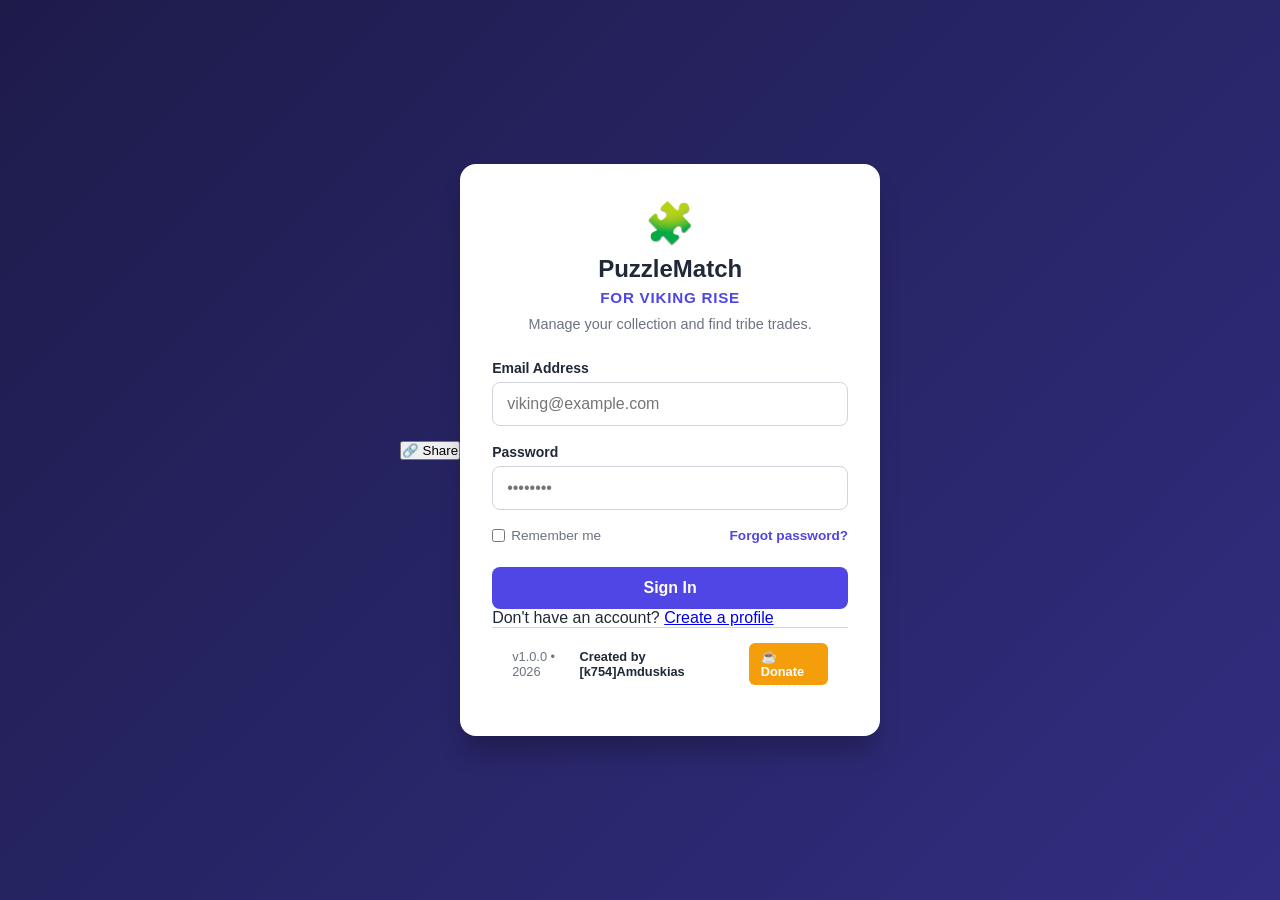
<file: index.html>
<!DOCTYPE html>
<html lang="en">
<head>
    <meta charset="UTF-8">
    <meta name="viewport" content="width=device-width, initial-scale=1.0">
    <title>PuzzleMatch for Viking Rise</title>
    <link rel="stylesheet" href="style.css">
    <button id="share-btn" class="btn-secondary" title="Share this tool with your tribe">
    🔗 Share
</button>
</head>
<body class="login-page">

    <main class="auth-container">
        <div class="auth-card">
            <header class="auth-header">
                <div class="logo-badge">🧩</div>
                <h1>PuzzleMatch</h1>
                <p class="subtitle">for Viking Rise</p>
                <p class="tagline" id="auth-tagline">Manage your collection and find tribe trades.</p>
            </header>

            <!-- 1. SIGN-IN FORM (Visible par défaut) -->
            <form id="login-form" class="auth-form">
                <div class="form-group">
                    <label for="login-email">Email Address</label>
                    <input type="email" id="login-email" placeholder="viking@example.com" required>
                </div>

                <div class="form-group">
                    <label for="login-password">Password</label>
                    <input type="password" id="login-password" placeholder="••••••••" required>
                </div>

                <div class="form-options">
                    <label class="checkbox-label">
                        <input type="checkbox" id="remember"> Remember me
                    </label>
                    <a href="#" class="forgot-link">Forgot password?</a>
                </div>

                <button type="submit" class="btn-primary">Sign In</button>
            </form>

            <!-- 2. SIGN-UP FORM (Masqué par défaut) -->
            <form id="signup-form" class="auth-form hidden">
                <div class="form-group">
                    <label for="signup-chief">In-Game Chief Name</label>
                    <input type="text" id="signup-chief" placeholder="e.g. RagnarLothbrok" required>
                </div>

                <div class="form-row">
                    <div class="form-group">
                        <label for="signup-kingdom">Kingdom #</label>
                        <input type="number" id="signup-kingdom" placeholder="e.g. 754" required>
                    </div>
                    <div class="form-group">
                        <label for="signup-tribe">Tribe Tag</label>
                        <input type="text" id="signup-tribe" placeholder="e.g. k754" maxlength="6" required>
                    </div>
                </div>

                <div class="form-group">
                    <label for="signup-email">Email Address</label>
                    <input type="email" id="signup-email" placeholder="viking@example.com" required>
                </div>

                <div class="form-group">
                    <label for="signup-password">Password</label>
                    <input type="password" id="signup-password" placeholder="Create a password" required>
                </div>

                <button type="submit" class="btn-primary">Create Profile</button>
            </form>

            <!-- Bascule entre connexion et inscription -->
            <div class="auth-footer-toggle">
                <p id="footer-to-signup">Don't have an account? <a href="#" id="btn-show-signup">Create a profile</a></p>
                <p id="footer-to-login" class="hidden">Already have an account? <a href="#" id="btn-show-login">Sign In</a></p>
            </div>

            <!-- LE PIED DE PAGE GLOBAL (Version, signature, don) -->
            <footer class="app-footer">
                <div class="footer-left">
                    <span id="app-version">v1.0.0</span> &bull; <span id="last-update-year">2026</span>
                </div>
                <div class="footer-right">
                    <span class="signature">Created by [k754]Amduskias</span>
                    <a href="https://buymeacoffee.com/amduskias.k754" target="_blank" class="btn-donate" title="Support the developer">☕ Donate</a>
                </div>
            </footer>
        </div>
    </main>

    <script src="script.js"></script>
</body>

</html>
</file>
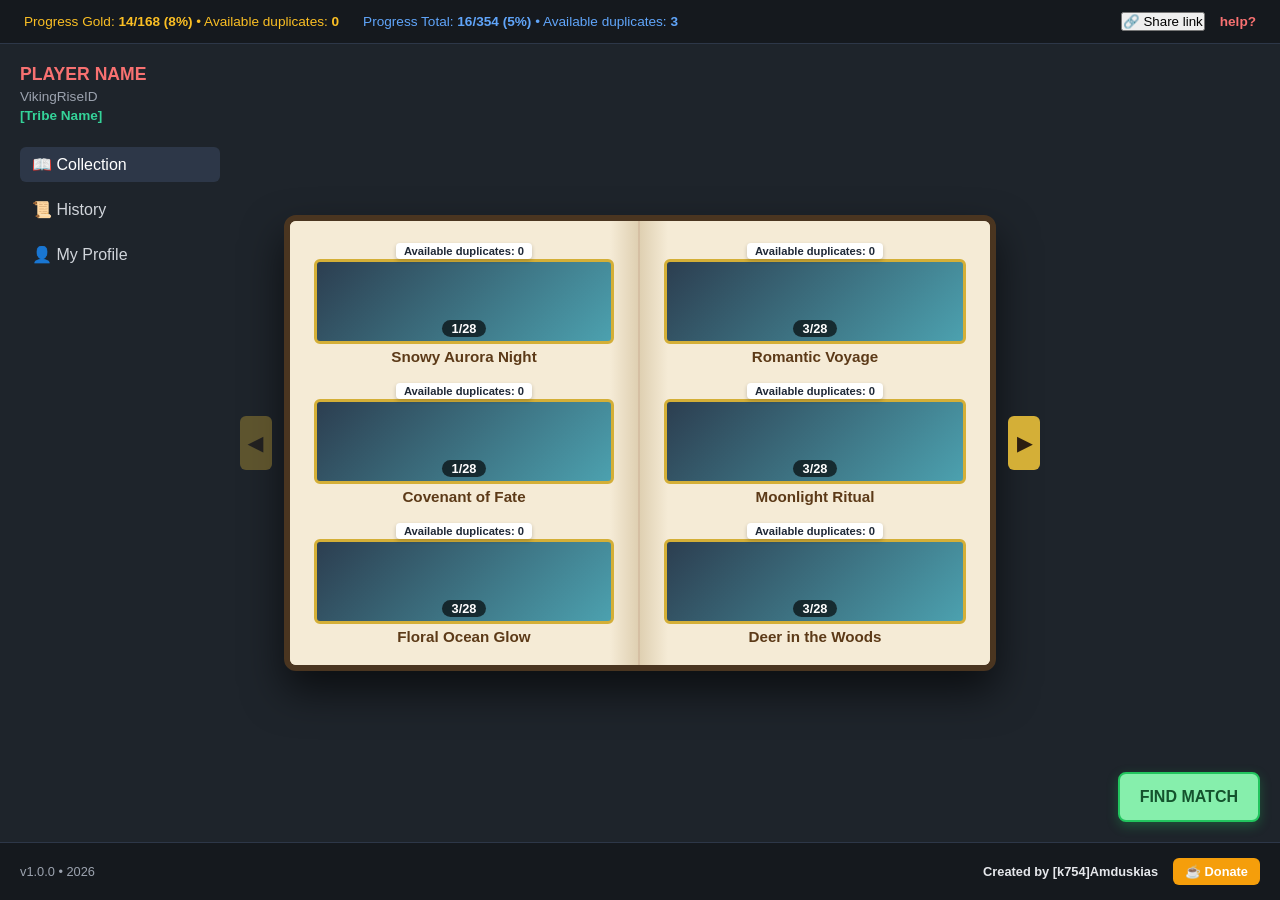
<file: dashboard.html>
<!DOCTYPE html>
<html lang="en">
<head>
    <meta charset="UTF-8">
    <meta name="viewport" content="width=device-width, initial-scale=1.0">
    <title>PuzzleMatch - Dashboard</title>
    <link rel="stylesheet" href="style.css">
</head>
<body class="dashboard-page">

    <!-- BARRE SUPÉRIEURE -->
    <header class="dash-topbar">
        <div class="progress-stats">
            <span class="stat-badge" id="category-stats">Loading category...</span>
            <span class="stat-badge total" id="total-stats">Loading total...</span>
        </div>
        <div class="top-actions">
            <button id="share-btn" class="btn-secondary">🔗 Share link</button>
            <a href="#" class="help-link">help?</a>
        </div>
    </header>

    <!-- CORPS PRINCIPAL EN 3 COLONNES -->
    <div class="dash-layout">
        
        <!-- COLONNE GAUCHE : Profil & Navigation -->
        <aside class="sidebar-left">
            <div class="player-info">
                <h2 id="display-name">PLAYER NAME</h2>
                <p id="display-id">VikingRiseID</p>
                <p id="display-tribe" class="tribe-badge">[Tribe Name]</p>
            </div>
            <nav class="side-nav">
                <a href="#" class="nav-item active">📖 Collection</a>
                <a href="#" class="nav-item">📜 History</a>
                <a href="#" class="nav-item">👤 My Profile</a>
            </nav>
        </aside>

        <!-- CENTRE : Le Grimoire (6 puzzles par double page) -->
        <main class="grimoire-container">
            <button id="btn-prev-page" class="page-arrow prev" title="Previous page">&#9664;</button>
            
            <div class="book-spread">
                <!-- Rempli dynamiquement par script.js -->
                <div class="book-page left-page" id="left-page-grid"></div>
                <div class="book-page right-page" id="right-page-grid"></div>
            </div>

            <button id="btn-next-page" class="page-arrow next" title="Next page">&#9654;</button>
        </main>

        <!-- COLONNE DROITE : Action principale -->
        <aside class="sidebar-right">
            <button id="btn-find-match" class="btn-match">FIND MATCH</button>
        </aside>

    </div>

    <!-- PIED DE PAGE GLOBAL -->
    <footer class="app-footer dash-footer">
        <div class="footer-left">
            <span id="app-version">v1.0.0</span> &bull; <span id="last-update-year">2026</span>
        </div>
        <div class="footer-right">
            <span class="signature">Created by [k754]Amduskias</span>
            <a href="https://buymeacoffee.com/amduskias.k754" target="_blank" class="btn-donate" title="Support the developer">☕ Donate</a>
        </div>
    </footer>

    <script src="script.js"></script>

    <!-- FENÊTRE MODALE DE GESTION DES PIÈCES -->
    <div id="puzzle-modal" class="modal-overlay hidden">
        <div class="modal-card">
            <header class="modal-header">
                <h2 id="modal-puzzle-title">Puzzle Name</h2>
                <button id="close-modal" class="btn-close">&times;</button>
            </header>
            
            <div class="modal-body">
                <p class="modal-instructions">Click on a piece to increment its quantity (Left-click: +1, Right-click: -1).</p>
                <!-- La grille de pièces sera injectée ici dynamiquement par JavaScript -->
                <div id="pieces-grid" class="pieces-grid"></div>
            </div>

            <footer class="modal-footer">
                <button id="btn-save-puzzle" class="btn-primary">Save & Close</button>
            </footer>
        </div>
    </div>
</body>
</html>
</file>
<file: style.css>
/* Variables de thème (faciles à personnaliser) */
:root {
    --primary-color: #4f46e5;       /* Bleu-violet moderne */
    --primary-hover: #4338ca;
    --bg-gradient-start: #1e1b4b;   /* Fond sombre élégant */
    --bg-gradient-end: #312e81;
    --card-bg: #ffffff;
    --text-main: #1f2937;
    --text-muted: #6b7280;
    --border-color: #d1d5db;
}

/* Réinitialisation propre */
* {
    box-sizing: border-box;
    margin: 0;
    padding: 0;
}

body.login-page {
    font-family: -apple-system, BlinkMacSystemFont, "Segoe UI", Roboto, Helvetica, Arial, sans-serif;
    background: linear-gradient(135deg, var(--bg-gradient-start), var(--bg-gradient-end));
    color: var(--text-main);
    min-height: 100vh;
    display: flex;
    align-items: center;
    justify-content: center;
    padding: 20px;
}

.auth-container {
    width: 100%;
    max-width: 420px;
}

.auth-card {
    background-color: var(--card-bg);
    border-radius: 16px;
    padding: 36px 32px;
    box-shadow: 0 20px 25px -5px rgba(0, 0, 0, 0.25);
}

.auth-header {
    text-align: center;
    margin-bottom: 28px;
}

.logo-badge {
    font-size: 2.5rem;
    margin-bottom: 8px;
}

.auth-header h1 {
    font-size: 1.5rem;
    font-weight: 700;
    color: var(--text-main);
    margin-bottom: 6px;
}

.auth-header p {
    font-size: 0.9rem;
    color: var(--text-muted);
}

/* Champs du formulaire */
.form-group {
    margin-bottom: 18px;
    text-align: left;
}

.form-group label {
    display: block;
    font-size: 0.875rem;
    font-weight: 600;
    margin-bottom: 6px;
    color: var(--text-main);
}

.form-group input {
    width: 100%;
    padding: 12px 14px;
    border: 1px solid var(--border-color);
    border-radius: 8px;
    font-size: 1rem;
    transition: border-color 0.2s, box-shadow 0.2s;
}

.form-group input:focus {
    outline: none;
    border-color: var(--primary-color);
    box-shadow: 0 0 0 3px rgba(79, 70, 229, 0.15);
}

/* Options sous le mot de passe */
.form-options {
    display: flex;
    justify-content: space-between;
    align-items: center;
    font-size: 0.85rem;
    margin-bottom: 24px;
}

.checkbox-label {
    display: flex;
    align-items: center;
    gap: 6px;
    color: var(--text-muted);
    cursor: pointer;
}

.forgot-link, .auth-footer a {
    color: var(--primary-color);
    text-decoration: none;
    font-weight: 600;
}

.forgot-link:hover, .auth-footer a:hover {
    text-decoration: underline;
}

/* Bouton principal */
.btn-primary {
    width: 100%;
    padding: 12px;
    background-color: var(--primary-color);
    color: white;
    border: none;
    border-radius: 8px;
    font-size: 1rem;
    font-weight: 600;
    cursor: pointer;
    transition: background-color 0.2s, transform 0.1s;
}

.btn-primary:hover {
    background-color: var(--primary-hover);
}

.btn-primary:active {
    transform: scale(0.99);
}

/* Pied de carte */
.auth-footer {
    margin-top: 24px;
    padding-top: 18px;
    border-top: 1px solid #f3f4f6;
    text-align: center;
    font-size: 0.9rem;
    color: var(--text-muted);
}
.auth-header .subtitle {
    font-size: 0.95rem;
    font-weight: 700;
    color: var(--primary-color);
    text-transform: uppercase;
    letter-spacing: 0.05em;
    margin-bottom: 10px;
}

.auth-header .tagline {
    font-size: 0.9rem;
    color: var(--text-muted);
}
/* Masquer un élément */
.hidden {
    display: none !important;
}

/* Ligne à deux colonnes pour Kingdom et Tribe */
.form-row {
    display: flex;
    gap: 12px;
}

.form-row .form-group {
    flex: 1;
}

/* Mettre automatiquement le Tag de tribu en majuscules */
#signup-tribe {
    text-transform: uppercase;
}
.app-footer {
    display: flex;
    justify-content: space-between;
    align-items: center;
    padding: 15px 20px;
    font-size: 0.8rem;
    color: var(--text-muted);
    border-top: 1px solid var(--border-color);
    margin-top: auto; /* Permet de le coller en bas de page si besoin */
    background-color: var(--card-bg);
}

.footer-right {
    display: flex;
    align-items: center;
    gap: 15px;
}

.signature {
    font-weight: 600;
    color: var(--text-main);
}

/* Le bouton de don stylisé */
.btn-donate {
    background-color: #f59e0b; /* Une couleur dorée/chaleureuse */
    color: white;
    padding: 6px 12px;
    border-radius: 6px;
    text-decoration: none;
    font-weight: 600;
    transition: background-color 0.2s;
}

.btn-donate:hover {
    background-color: #d97706;
}
/* --- DASHBOARD LAYOUT --- */
body.dashboard-page {
    background-color: #1e242b;
    color: #f3f4f6;
    font-family: -apple-system, BlinkMacSystemFont, "Segoe UI", Roboto, sans-serif;
    min-height: 100vh;
    display: flex;
    flex-direction: column;
}

.dash-topbar {
    display: flex;
    justify-content: space-between;
    align-items: center;
    padding: 12px 24px;
    background-color: #15191e;
    border-bottom: 1px solid #2d3748;
    font-size: 0.85rem;
}

.progress-stats {
    display: flex;
    gap: 24px;
}

.stat-badge.gold { color: #fbbf24; }
.stat-badge.total { color: #60a5fa; }

.top-actions {
    display: flex;
    align-items: center;
    gap: 15px;
}

.help-link { color: #f87171; text-decoration: none; font-weight: bold; }

/* Grille 3 colonnes */
.dash-layout {
    flex: 1;
    display: grid;
    grid-template-columns: 200px 1fr 200px;
    gap: 20px;
    padding: 20px;
    align-items: center;
}

/* Colonne Gauche */
.sidebar-left {
    align-self: start;
    display: flex;
    flex-direction: column;
    gap: 24px;
}

.player-info h2 { color: #f87171; font-size: 1.1rem; }
.player-info p { color: #9ca3af; font-size: 0.85rem; margin-top: 4px; }
.tribe-badge { color: #34d399 !important; font-weight: bold; }

.side-nav { display: flex; flex-direction: column; gap: 10px; }
.nav-item {
    color: #d1d5db;
    text-decoration: none;
    padding: 8px 12px;
    border-radius: 6px;
    transition: background 0.2s;
}
.nav-item:hover, .nav-item.active { background-color: #2d3748; color: white; }

/* Livre ouvert au centre */
.grimoire-container {
    display: flex;
    align-items: center;
    justify-content: center;
    gap: 12px;
}

.book-spread {
    display: grid;
    grid-template-columns: 1fr 1fr;
    background: #f5ebd6; /* Couleur parchemin */
    border: 6px solid #4a3520;
    border-radius: 12px;
    box-shadow: 0 20px 40px rgba(0,0,0,0.6), inset 0 0 30px rgba(139, 90, 43, 0.3);
    width: 100%;
    max-width: 820px;
    overflow: hidden;
}

.book-page {
    padding: 20px 24px;
    display: flex;
    flex-direction: column;
    gap: 16px;
}

/* Pliure centrale du livre */
.left-page {
    border-right: 2px solid rgba(139, 90, 43, 0.3);
    background: linear-gradient(to right, #f5ebd6 92%, #dfd0b2 100%);
}
.right-page {
    background: linear-gradient(to left, #f5ebd6 92%, #dfd0b2 100%);
}

/* Cartes de puzzles */
.puzzle-card {
    cursor: pointer;
    text-align: center;
    transition: transform 0.15s;
}
.puzzle-card:hover { transform: scale(1.02); }

.puzzle-card h3 {
    color: #5c3a18;
    font-size: 0.95rem;
    margin-top: 4px;
}

.puzzle-art {
    position: relative;
    height: 85px;
    border: 3px solid #d4af37; /* Bordure Or */
    border-radius: 6px;
    background: linear-gradient(135deg, #2c3e50, #4ca1af);
    display: flex;
    align-items: flex-end;
    justify-content: center;
    padding-bottom: 4px;
}

.dup-badge {
    display: inline-block;
    background: white;
    color: #1f2937;
    font-size: 0.7rem;
    font-weight: 700;
    padding: 2px 8px;
    border-radius: 4px;
    margin-bottom: -10px;
    position: relative;
    z-index: 2;
    box-shadow: 0 2px 4px rgba(0,0,0,0.2);
}

.piece-count {
    background: rgba(0,0,0,0.65);
    color: white;
    font-size: 0.8rem;
    font-weight: bold;
    padding: 1px 10px;
    border-radius: 10px;
}

/* Flèches de navigation du livre */
.page-arrow {
    background: #d4af37;
    color: #2c1e11;
    border: none;
    width: 36px;
    height: 54px;
    border-radius: 6px;
    font-size: 1.2rem;
    cursor: pointer;
    font-weight: bold;
}
.page-arrow:hover { background: #eab308; }

/* Colonne Droite : Bouton FIND MATCH */
.sidebar-right {
    align-self: end;
    display: flex;
    justify-content: flex-end;
}

.btn-match {
    background-color: #86efac;
    color: #14532d;
    border: 2px solid #22c55e;
    padding: 14px 20px;
    font-size: 1rem;
    font-weight: 800;
    border-radius: 8px;
    cursor: pointer;
    box-shadow: 0 4px 12px rgba(34, 197, 94, 0.3);
    transition: transform 0.1s, background-color 0.2s;
}
.btn-match:hover {
    background-color: #4ade80;
    transform: translateY(-2px);
}

.dash-footer {
    background-color: #15191e;
    border-top: 1px solid #2d3748;
    color: #9ca3af;
    margin-top: 0;
}
.dash-footer .signature { color: #e5e7eb; }

/* Bordures selon la rareté du puzzle */
.puzzle-card.gold .puzzle-art { border-color: #d4af37; }
.puzzle-card.purple .puzzle-art { border-color: #a855f7; }
.puzzle-card.blue .puzzle-art { border-color: #3b82f6; }

/* Couleur de texte de la statistique de catégorie en haut */
.stat-badge.gold { color: #fbbf24; }
.stat-badge.purple { color: #c084fc; }
.stat-badge.blue { color: #60a5fa; }

/* Désactiver visuellement une flèche en début ou fin de livre */
.page-arrow:disabled {
    opacity: 0.35;
    cursor: not-allowed;
}

/* --- FENÊTRE MODALE --- */
.modal-overlay {
    position: fixed;
    top: 0;
    left: 0;
    width: 100%;
    height: 100%;
    background-color: rgba(0, 0, 0, 0.75);
    backdrop-filter: blur(4px);
    display: flex;
    justify-content: center;
    align-items: center;
    z-index: 1000;
}

.modal-card {
    background-color: #1e242b;
    border: 2px solid #d4af37;
    border-radius: 12px;
    width: 90%;
    max-width: 600px;
    padding: 24px;
    box-shadow: 0 25px 50px rgba(0, 0, 0, 0.5);
    display: flex;
    flex-direction: column;
    gap: 16px;
}

.modal-header {
    display: flex;
    justify-content: space-between;
    align-items: center;
    border-bottom: 1px solid #2d3748;
    padding-bottom: 12px;
}

.modal-header h2 {
    color: #f87171;
    font-size: 1.2rem;
}

.btn-close {
    background: none;
    border: none;
    color: #9ca3af;
    font-size: 1.8rem;
    cursor: pointer;
}
.btn-close:hover { color: white; }

.modal-instructions {
    font-size: 0.8rem;
    color: #9ca3af;
    margin-bottom: 12px;
}

/* Grille dynamique des pièces (s'adapte automatiquement aux dimensions) */
.pieces-grid {
    display: grid;
    gap: 8px;
    max-height: 350px;
    overflow-y: auto;
    padding: 4px;
}

/* Styles des cases de pièces individuelles */
.piece-box {
    background-color: #15191e;
    border: 1px solid #374151;
    border-radius: 6px;
    padding: 8px;
    text-align: center;
    cursor: pointer;
    user-select: none;
    transition: all 0.1s;
}

.piece-box:hover {
    border-color: #d4af37;
    transform: translateY(-1px);
}

/* Pièce possédée (au moins 1) */
.piece-box.owned {
    background-color: #064e3b;
    border-color: #059669;
    color: #34d399;
}

/* Pièce avec doublons (quantité > 1) */
.piece-box.duplicate {
    background-color: #78350f;
    border-color: #d97706;
    color: #fbbf24;
    font-weight: bold;
}

.modal-footer {
    display: flex;
    justify-content: flex-end;
    border-top: 1px solid #2d3748;
    padding-top: 12px;
}
</file>
